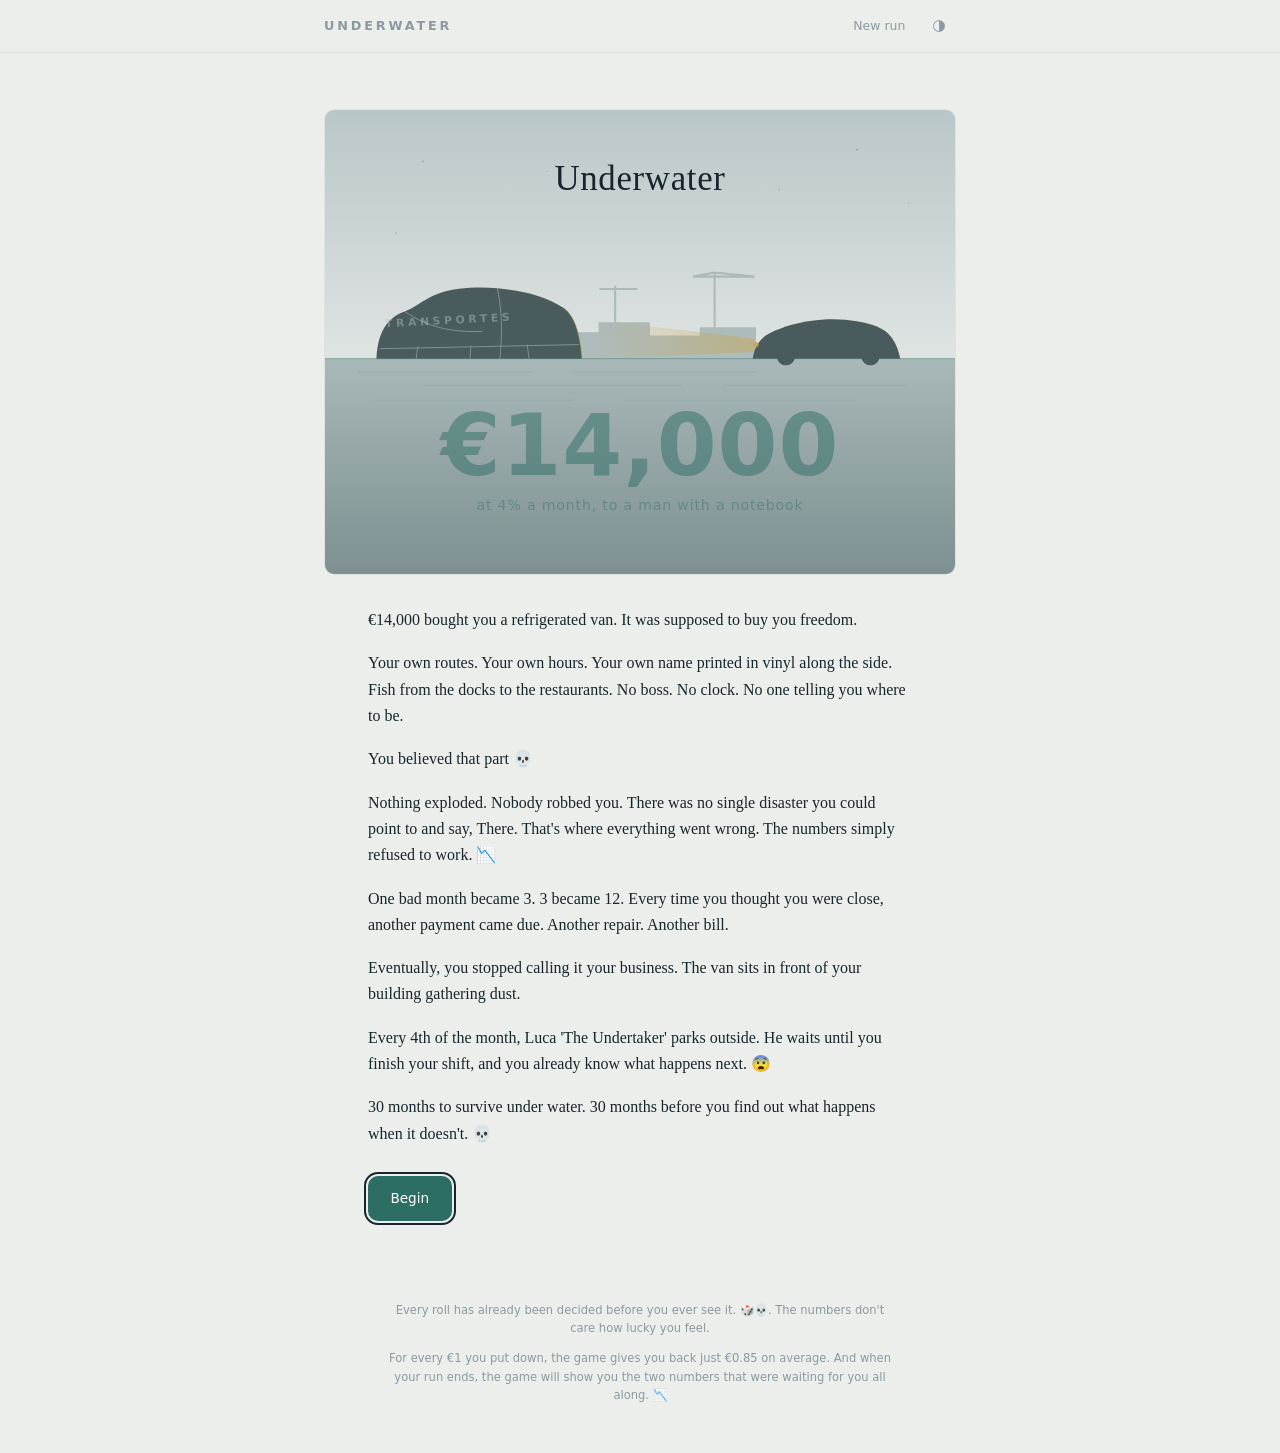
<file: index.html>
<!DOCTYPE html>
<html lang="en" data-theme="light">
<head>
<meta charset="utf-8">
<meta name="viewport" content="width=device-width, initial-scale=1">
<title>Underwater</title>
<meta name="description" content="A short game about debt, chance, and what you are willing to know about yourself.">
<link rel="stylesheet" href="assets/css/main.css">
</head>
<body>

<a class="skip" href="#stage">Skip to the game</a>

<header class="site-header">
  <div class="site-header__inner">
    <h1 class="site-header__brand">Underwater</h1>
    <div class="site-header__tools">
      <button type="button" id="restart" class="link-button">New run</button>
      <button type="button" id="theme-toggle" class="icon-button" aria-label="Switch between light and dark">◑</button>
    </div>
  </div>
</header>

<div class="ledger-bar" id="ledger-bar" hidden>
  <div class="ledger" id="ledger" aria-live="polite"></div>
</div>

<main id="stage" class="stage" tabindex="-1">
  <noscript>
    <article class="card">
      <h2 class="card__title">This one needs JavaScript</h2>
      <p class="prose">Underwater is a small game rather than a page — all 30 months of it run in the browser, with nothing on a server. Turn JavaScript on for this file and it will start.</p>
    </article>
  </noscript>
</main>

<footer class="site-footer">
  <p>Every roll has already been decided before you ever see it. 🎲💀. The numbers don't care how lucky you feel.</p>
  <p>For every €1 you put down, the game gives you back just €0.85 on average. And when your run ends, the game will show you the two numbers that were waiting for you all along. 📉</p>
</footer>

<!-- The opening image.

     Authored here rather than as a .svg file loaded through <img> for one
     reason: an <img> document cannot see this page's custom properties, so it
     could not follow the light/dark theme. Inline, every colour below is a
     token and the picture rethemes with everything else.

     It is also why the figures are <text> and not paths — they stay real,
     selectable, searchable text, and the whole premise is still readable to a
     screen reader through the label applied in ui.js.

     The composition is the argument: the waterline splits it, the van and the
     man waiting for you sit above, and what you owe is underneath, larger than
     both and getting no smaller. -->
<template id="intro-art">
  <svg class="art" viewBox="0 0 760 560" xmlns="http://www.w3.org/2000/svg" preserveAspectRatio="xMidYMid meet">
    <defs>
      <linearGradient id="art-sky" x1="0" y1="0" x2="0" y2="1">
        <stop offset="0%" stop-color="var(--art-sky-top)"/>
        <stop offset="100%" stop-color="var(--art-sky-bottom)"/>
      </linearGradient>
      <linearGradient id="art-deep" x1="0" y1="0" x2="0" y2="1">
        <stop offset="0%" stop-color="var(--art-water-top)"/>
        <stop offset="100%" stop-color="var(--art-water-bottom)"/>
      </linearGradient>
      <linearGradient id="art-beam" x1="1" y1="0" x2="0" y2="0">
        <stop offset="0%" stop-color="var(--art-beam)" stop-opacity="0.42"/>
        <stop offset="100%" stop-color="var(--art-beam)" stop-opacity="0"/>
      </linearGradient>
    </defs>

    <rect x="0" y="0" width="760" height="300" fill="url(#art-sky)"/>
    <rect x="0" y="300" width="760" height="260" fill="url(#art-deep)"/>

    <g fill="var(--art-line)" opacity="0.32">
      <circle cx="118" cy="62" r="1.1"/>
      <circle cx="642" cy="48" r="1.3"/>
      <circle cx="704" cy="112" r="0.9"/>
      <circle cx="86" cy="148" r="1"/>
      <circle cx="548" cy="96" r="1.1"/>
      <circle cx="268" cy="74" r="0.8"/>
    </g>

    <!-- The picture carries the title only. "30 months. That is how long you
         have given yourself." used to sit here, and it is now the last line of
         the prose directly underneath — printing it in both places two inches
         apart reads as a mistake rather than as emphasis. -->
    <text class="art__title" x="380" y="96">Underwater</text>

    <!-- The port, far off and not your problem. -->
    <g fill="var(--art-far)" opacity="0.72">
      <path d="M280 300 L280 268 L330 268 L330 256 L392 256 L392 272 L452 272 L452 262 L520 262 L520 300 Z"/>
    </g>
    <g stroke="var(--art-far)" stroke-width="2.5" fill="none" opacity="0.72">
      <path d="M470 262 L470 196 M444 201 L518 201 M470 196 L444 201 M470 196 L518 201"/>
      <path d="M350 256 L350 212 M331 216 L377 216"/>
    </g>

    <!-- Luca "The Undertaker", parked, engine running. -->
    <g>
      <path d="M516 300 C518 285 525 275 537 269 C553 261 573 255 599 253 C625 251 649 255 665 261 C681 267 690 280 694 300 Z"
            fill="var(--art-object)"/>
      <circle cx="556" cy="297" r="11" fill="var(--art-object)"/>
      <circle cx="658" cy="297" r="11" fill="var(--art-object)"/>
      <path d="M518 276 L320 252 L320 300 L518 292 Z" fill="url(#art-beam)"/>
      <circle cx="520" cy="283" r="3.2" fill="var(--art-beam)" opacity="0.75"/>
    </g>

    <!-- The van, under its tarpaulin, not going anywhere. -->
    <g>
      <path d="M62 300 C64 268 74 251 96 243 C112 237 120 227 138 221 C158 214 186 213 208 215 C240 218 268 225 288 239 C302 249 308 272 310 300 Z"
            fill="var(--art-object)"/>
      <g stroke="var(--art-fold)" stroke-width="1.2" fill="none" opacity="0.5">
        <path d="M96 243 C122 261 152 269 190 267"/>
        <path d="M208 215 C215 249 213 277 211 300"/>
        <path d="M66 288 L306 283"/>
        <path d="M112 285 L110 300 M176 284 L175 300 M244 283 L246 300"/>
      </g>
      <text class="art__vinyl" x="150" y="258" transform="rotate(-3 150 258)">TRANSPORTES</text>
      <!-- His headlights are the only thing lighting your van. -->
      <path d="M288 239 C302 249 308 272 310 300" stroke="var(--art-beam)" stroke-width="1.6"
            fill="none" opacity="0.28" stroke-linecap="round"/>
      <path d="M208 215 C240 218 268 225 288 239" stroke="var(--art-beam)" stroke-width="1.1"
            fill="none" opacity="0.13" stroke-linecap="round"/>
    </g>

    <!-- The waterline, and what is under it. -->
    <path d="M0 300 L760 300" stroke="var(--art-line)" stroke-width="1" opacity="0.55"/>
    <g stroke="var(--art-line)" stroke-width="1" opacity="0.13" fill="none">
      <path d="M40 316 L250 316 M300 316 L520 316"/>
      <path d="M120 332 L430 332 M480 332 L700 332"/>
      <path d="M60 350 L300 350 M360 350 L640 350"/>
    </g>

    <text class="art__figure" x="380" y="440">€14,000</text>
    <text class="art__sub" x="380" y="482">at 4% a month, to a man with a notebook</text>
  </svg>
</template>

<script src="assets/js/config.js"></script>
<script src="assets/js/lib/rng.js"></script>
<script src="assets/js/lib/state.js"></script>
<script src="assets/js/lib/economy.js"></script>
<script src="assets/js/lib/wager.js"></script>
<script src="assets/js/lib/scenarios.js"></script>
<script src="assets/js/lib/endings.js"></script>
<script src="content/script.js"></script>
<script src="assets/js/ui.js"></script>
<script src="assets/js/main.js"></script>

</body>
</html>
</file>
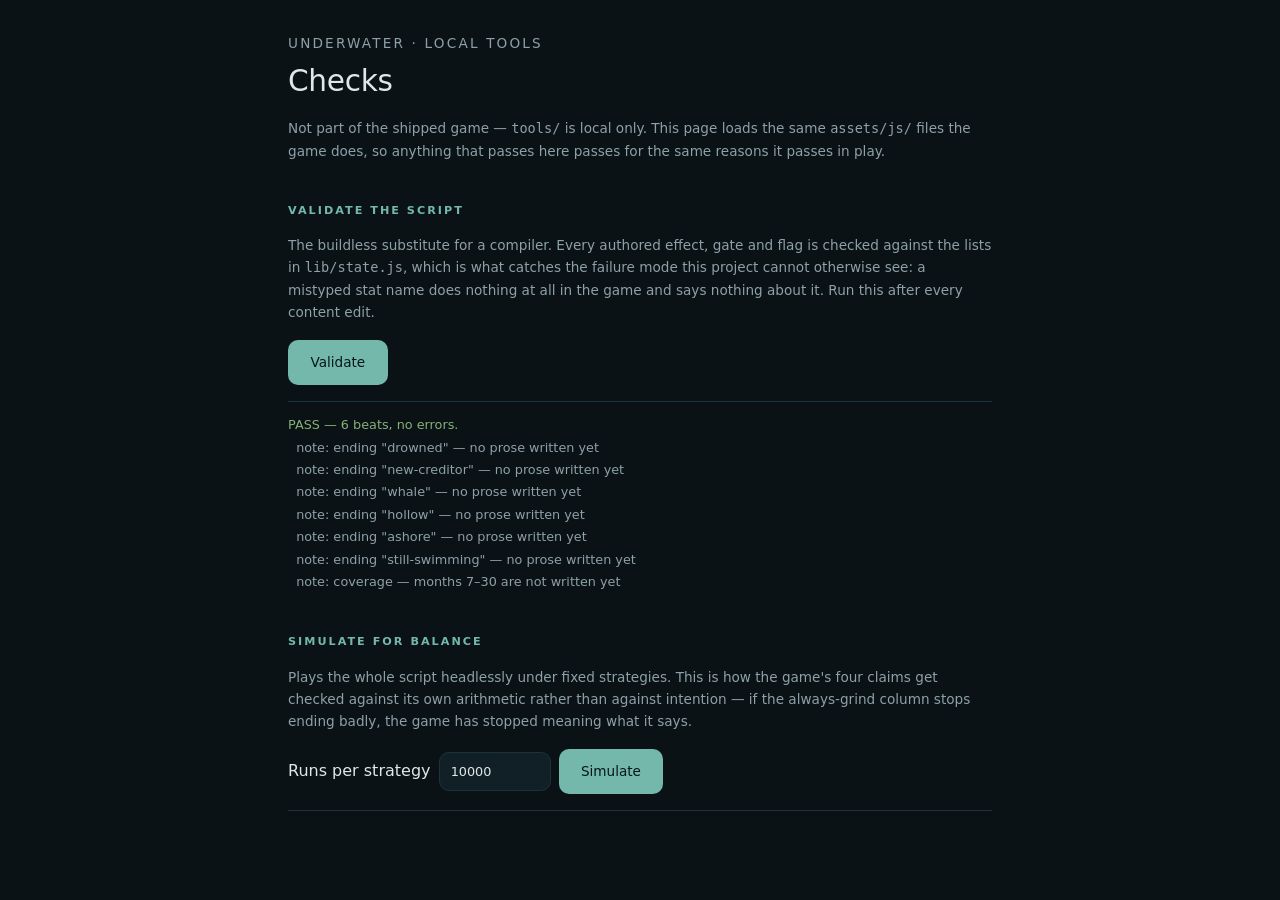
<file: tools/checks.html>
<!DOCTYPE html>
<html lang="en" data-theme="dark">
<head>
<meta charset="utf-8">
<meta name="viewport" content="width=device-width, initial-scale=1">
<title>Underwater — checks</title>
<link rel="stylesheet" href="../assets/css/main.css">
<style>
  /* Local-only tool, so it is allowed the handful of styles the game itself
     does not need. It still uses the game's colour tokens rather than its own. */
  .tool { max-width: 56rem; margin: 0 auto; padding: 2rem 1.25rem 4rem; font-family: ui-sans-serif, system-ui, sans-serif; }
  .tool h2 { font-size: 0.7rem; letter-spacing: 0.18em; text-transform: uppercase; color: var(--accent); margin: 2.5rem 0 0.75rem; }
  .tool p { font-size: 0.85rem; color: var(--ink-soft); max-width: 44rem; }
  .row { display: flex; gap: 0.5rem; align-items: center; flex-wrap: wrap; margin: 1rem 0; }
  .out { font-size: 0.8rem; line-height: 1.75; white-space: pre-wrap; border-top: 1px solid var(--line); padding-top: 0.8rem; margin-top: 0.8rem; font-variant-numeric: tabular-nums; }
  .ok { color: var(--good); }
  .fail { color: var(--bad); }
  .warn { color: var(--ink-soft); }
  input { background: var(--surface-solid); border: 1px solid var(--line); color: var(--ink); border-radius: var(--radius); padding: 0.5rem 0.7rem; font: inherit; font-size: 0.8rem; width: 7rem; }
  table { border-collapse: collapse; width: 100%; font-size: 0.78rem; margin-top: 0.5rem; }
  th, td { text-align: right; padding: 0.35rem 0.6rem; border-bottom: 1px solid var(--line-soft); }
  th:first-child, td:first-child { text-align: left; }
  th { color: var(--ink-faint); font-weight: 500; font-size: 0.66rem; letter-spacing: 0.1em; text-transform: uppercase; }
</style>
</head>
<body>

<div class="tool">

  <p class="card__kicker">Underwater · local tools</p>
  <h1 class="card__title">Checks</h1>
  <p>
    Not part of the shipped game — <code>tools/</code> is local only. This page loads the
    same <code>assets/js/</code> files the game does, so anything that passes here passes
    for the same reasons it passes in play.
  </p>

  <h2>Validate the script</h2>
  <p>
    The buildless substitute for a compiler. Every authored effect, gate and flag is
    checked against the lists in <code>lib/state.js</code>, which is what catches the
    failure mode this project cannot otherwise see: a mistyped stat name does nothing at
    all in the game and says nothing about it. Run this after every content edit.
  </p>
  <div class="row">
    <button type="button" class="button" id="validate">Validate</button>
  </div>
  <div class="out" id="validate-out"></div>

  <h2>Simulate for balance</h2>
  <p>
    Plays the whole script headlessly under fixed strategies. This is how the game's four
    claims get checked against its own arithmetic rather than against intention — if the
    always-grind column stops ending badly, the game has stopped meaning what it says.
  </p>
  <div class="row">
    <label for="runs">Runs per strategy</label>
    <input type="number" id="runs" value="10000" min="100" max="200000" step="100">
    <button type="button" class="button" id="simulate">Simulate</button>
  </div>
  <div class="out" id="simulate-out"></div>

</div>

<script src="../assets/js/config.js"></script>
<script src="../assets/js/lib/rng.js"></script>
<script src="../assets/js/lib/state.js"></script>
<script src="../assets/js/lib/economy.js"></script>
<script src="../assets/js/lib/wager.js"></script>
<script src="../assets/js/lib/scenarios.js"></script>
<script src="../assets/js/lib/endings.js"></script>
<script src="../content/script.js"></script>
<script>
(function (global) {
  'use strict';

  var problems, notes;

  function fail(where, message) { problems.push(where + ' — ' + message); }
  function warn(where, message) { notes.push(where + ' — ' + message); }

  function checkEffects(where, effects) {
    if (!effects) return;
    Object.keys(effects).forEach(function (key) {
      if (global.State.NUMERIC_KEYS.indexOf(key) === -1) {
        fail(where, 'unknown effect key "' + key + '"');
      } else if (typeof effects[key] !== 'number') {
        fail(where, 'effect "' + key + '" is not a number');
      } else if (Math.abs(effects[key]) > 20000) {
        warn(where, 'effect "' + key + '" is ' + effects[key] + ', which looks like a typo');
      }
    });
  }

  function checkGate(where, gate, label) {
    if (!gate) return;
    Object.keys(gate).forEach(function (key) {
      var isFlag = global.State.FLAG_KEYS.indexOf(key) !== -1;
      var isStat = global.State.NUMERIC_KEYS.indexOf(key) !== -1;
      if (!isFlag && !isStat) {
        fail(where, label + ' names unknown "' + key + '" (a gate that names nothing always fails closed, so this choice can never appear)');
        return;
      }
      if (isStat && typeof gate[key].min !== 'number' && typeof gate[key].max !== 'number') {
        fail(where, label + ' on "' + key + '" has neither min nor max');
      }
    });
  }

  /* Guards for the two reload paths that used to dump the player at the intro:
     a run interrupted during month 1, which begin() has saved at month 0, and a
     finished run whose ending screen and ledger are the point of the whole
     game. State.resumeMode exists so this can be checked without loading
     main.js and starting a game inside the tools page. */
  function checkResumeMode() {
    [
      { name: 'no save at all', saved: null, want: 'intro' },
      { name: 'a save with no month on it', saved: {}, want: 'intro' },
      { name: 'a run interrupted during month 1 (saved at month 0)', saved: { month: 0 }, want: 'resume' },
      { name: 'a run interrupted part-way through', saved: { month: 7 }, want: 'resume' },
      { name: 'a finished run', saved: { month: 30, ended: 'ashore' }, want: 'ending' },
      { name: 'a run that ended early', saved: { month: 11, ended: 'drowned' }, want: 'ending' }
    ].forEach(function (c) {
      var got = global.State.resumeMode(c.saved);
      if (got !== c.want) fail('resume mode', c.name + ' should give "' + c.want + '", got "' + got + '"');
    });
  }

  /* Regression guard for the reload bug.

     The save is written at the END of a month, so resuming must land on the
     START of the next one with that month's wages paid. An earlier boot()
     rewound the counter before resuming and replayed the month the player had
     just finished — effects applied twice, the wages never arrived, and a
     choice costing more than the remaining cash still took its full value off
     the balance. None of that is visible to the simulator, because a headless
     run never reloads.

     This test writes to the real save key, so the player's run is backed up and
     restored around it. */
  function checkSaveResume() {
    var key = global.GAME.storageKey;
    var backup = null;

    try {
      backup = localStorage.getItem(key);
    } catch (err) {
      warn('save/resume', 'localStorage is unavailable, so this check did not run');
      return;
    }

    try {
      var s = global.State.create(99);
      var beat = global.Scenarios.beatFor(1);

      global.Economy.openMonth(s);
      global.Scenarios.choose(s, beat, beat.choices[0], global.Rng.create(99));
      global.Economy.closeMonth(s, 'pay');

      var monthClosed = s.month;
      var debtAtSave = s.debt;
      var cashAtSave = s.cash;

      global.State.save(s);
      var reloaded = global.State.load();

      if (!reloaded) {
        fail('save/resume', 'State.load returned nothing after a save');
        return;
      }

      if (reloaded.month !== monthClosed) {
        fail('save/resume', 'the save recorded month ' + reloaded.month + ', expected the month that closed (' + monthClosed + ')');
      }

      /* Exactly what boot() does: hand the save straight to the loop, which
         opens the next month. Nothing may be rewound first. */
      global.Economy.openMonth(reloaded);

      if (reloaded.month !== monthClosed + 1) {
        fail('save/resume', 'resuming landed on month ' + reloaded.month + ' but should start month ' + (monthClosed + 1) + ' — the reload bug is back');
      }

      if (reloaded.debt !== debtAtSave) {
        fail('save/resume', 'resuming moved the balance from ' + debtAtSave + ' to ' + reloaded.debt + ' without a month being played');
      }

      var expectedCash = cashAtSave + global.Economy.surplus(reloaded);
      if (reloaded.cash !== expectedCash) {
        fail('save/resume', 'resumed holding ' + reloaded.cash + ', expected ' + expectedCash + ' (the cash at save plus one month of wages)');
      }
    } finally {
      try {
        if (backup === null) localStorage.removeItem(key); else localStorage.setItem(key, backup);
      } catch (err) {
        /* Storage went away mid-test; nothing useful to do about it here. */
      }
    }
  }

  function validate() {
    problems = [];
    notes = [];

    var script = global.SCRIPT;
    var seenBeats = {};
    var seenChoices = {};
    var chapterIds = script.chapters.map(function (c) { return c.id; });
    var months = {};

    script.beats.forEach(function (beat) {
      var where = beat.id;

      if (seenBeats[beat.id]) fail(where, 'duplicate beat id');
      seenBeats[beat.id] = true;

      if (chapterIds.indexOf(beat.chapter) === -1) fail(where, 'unknown chapter "' + beat.chapter + '"');
      if (typeof beat.month !== 'number') fail(where, 'no month');
      if (months[beat.month]) fail(where, 'month ' + beat.month + ' is already taken by ' + months[beat.month]);
      months[beat.month] = beat.id;

      if (!beat.title) fail(where, 'no title');
      if (!beat.body || !beat.body.length) fail(where, 'no body');
      if (!beat.choices || beat.choices.length < 2) fail(where, 'needs at least two choices');

      (beat.choices || []).forEach(function (choice) {
        var cw = beat.id + ' / ' + (choice.id || '(no id)');

        if (!choice.id) fail(cw, 'no choice id');
        if (seenChoices[choice.id]) fail(cw, 'duplicate choice id');
        seenChoices[choice.id] = true;

        if (!choice.label) fail(cw, 'no label');

        checkEffects(cw, choice.effects);
        checkEffects(cw + ' (loss)', choice.effectsLose);
        checkGate(cw, choice.requires, 'requires');
        checkGate(cw, choice.hiddenWhen, 'hiddenWhen');

        (choice.flags || []).forEach(function (flag) {
          if (global.State.FLAG_KEYS.indexOf(flag) === -1) fail(cw, 'unknown flag "' + flag + '"');
        });

        if (choice.wager) {
          if (typeof choice.wager.multiplier !== 'number') fail(cw, 'wager has no multiplier');
          if (choice.wager.stake === 'suggested' && typeof choice.wager.base !== 'number') {
            fail(cw, 'wager uses a suggested stake but sets no base');
          }
          if (!choice.outcomeWin || !choice.outcomeLose) fail(cw, 'a wager needs both outcomeWin and outcomeLose');
          if (choice.outcome) warn(cw, 'has both a wager and a plain outcome; the plain one is never shown');
        } else if (!choice.outcome) {
          fail(cw, 'no outcome');
        }
      });
    });

    /* Every gate in endings.js must have prose, or a player can reach a real
       ending and be shown nothing. */
    global.Endings.GATES.forEach(function (gate) {
      if (!global.Endings.prose(gate.id)) warn('ending "' + gate.id + '"', 'no prose written yet');
    });

    /* Content coverage. A gap in the middle of the spine is a bug; a gap at the
       end is just the build not being finished. */
    var written = 0;
    var m;
    for (m = 1; m <= global.GAME.totalMonths; m += 1) {
      if (months[m]) written = m;
    }
    for (m = 1; m <= written; m += 1) {
      if (!months[m]) fail('month ' + m, 'no beat, but later months are written');
    }
    if (written < global.GAME.totalMonths) {
      warn('coverage', 'months ' + (written + 1) + '–' + global.GAME.totalMonths + ' are not written yet');
    }

    Object.keys(script.system.collection).forEach(function (severity) {
      script.system.collection[severity].forEach(function (event) {
        var where = 'collection/' + severity + '/' + event.id;
        if (!event.body) fail(where, 'no body');
        checkEffects(where, event.effects);
      });
    });

    checkResumeMode();
    checkSaveResume();
    render();
  }

  function render() {
    var out = document.getElementById('validate-out');
    out.textContent = '';

    function line(text, cls) {
      var div = document.createElement('div');
      if (cls) div.className = cls;
      div.textContent = text;
      out.appendChild(div);
    }

    if (!problems.length) {
      line('PASS — ' + global.SCRIPT.beats.length + ' beats, no errors.', 'ok');
    } else {
      line('FAIL — ' + problems.length + ' error(s):', 'fail');
      problems.forEach(function (p) { line('  ' + p, 'fail'); });
    }

    notes.forEach(function (n) { line('  note: ' + n, 'warn'); });
  }

  /* ---------------------------------------------------------------- */
  /* Simulation                                                        */
  /* ---------------------------------------------------------------- */

  /* Strategies score the visible choices and take the best. They are blunt on
     purpose — the question is not "how would a clever player do", it is "what
     does each of the four behaviours the game is about actually lead to". */
  var NEVER = -1e6;

  var STRATEGIES = {
    /* Pays for everything out of pocket, refuses every shortcut, and works.
       The point of this profile is not that it behaves badly — it is that
       behaving well does not clear the balance. */
    'always-grind': function (choice) {
      if (choice.wager || has(choice, 'greed') || has(choice, 'loan')) return NEVER;
      return cashOf(choice);
    },
    'always-gamble': function (choice) {
      if (choice.wager) return 1000;
      return cashOf(choice);
    },
    'always-greedy': function (choice) {
      if (has(choice, 'greed')) return 1000;
      return cashOf(choice);
    },
    /* Maximises money and spends anything that is not money — lies, hides,
       skips the dinner. This is the profile that should find Hollow. */
    'cynic': function (choice) {
      if (has(choice, 'greed')) return 900;
      return cashOf(choice) - ((choice.effects && choice.effects.self) || 0) * 5;
    },
    'honest': function (choice) {
      if (choice.wager || has(choice, 'greed')) return NEVER;
      return ((choice.effects && choice.effects.self) || 0) * 100
        + ((choice.effects && choice.effects.standing) || 0) * 10;
    },
    /* Seeded, not Math.random, so a surprising row can be reproduced. */
    'random': function (choice, state, rng) { return rng(); }
  };

  function has(choice, tag) {
    return (choice.tags || []).indexOf(tag) !== -1;
  }

  function cashOf(choice) {
    return (choice.effects && choice.effects.cash) || 0;
  }

  function run(seed, score) {
    var state = global.State.create(seed);
    var rng = global.Rng.create(seed);

    /* Kept outside the run state because only the harness cares: the realised
       edge has to be measured over honest rolls, excluding the scripted first
       win in chapter one. */
    state.honestWagered = 0;
    state.honestReturned = 0;

    while (true) {
      global.Economy.openMonth(state);

      var beat = global.Scenarios.beatFor(state.month);
      if (!beat) { state.ended = global.Endings.resolve(state); break; }

      var choices = global.Scenarios.visibleChoices(state, beat);
      var best = choices[0];
      var bestScore = -Infinity;

      choices.forEach(function (choice) {
        var value = score(choice, state, rng);
        if (value > bestScore) { bestScore = value; best = choice; }
      });

      var result = global.Scenarios.choose(state, beat, best, rng);

      if (result.wager && !result.wager.scripted) {
        state.honestWagered += result.wager.stake;
        state.honestReturned += result.wager.payout;
      }

      global.Scenarios.collectionRoll(state, rng);

      /* Borrowing to cover a shortfall is the choice a player under pressure
         actually makes, so the profiles make it too. */
      global.Economy.closeMonth(state, global.Economy.willFallShort(state) ? 'borrow' : 'pay');

      var ruin = global.Endings.checkRuin(state);
      if (ruin) { state.ended = ruin; break; }

      if (state.month >= global.GAME.totalMonths) {
        state.ended = global.Endings.resolve(state);
        break;
      }
    }

    return state;
  }

  function simulate() {
    var count = parseInt(document.getElementById('runs').value, 10) || 1000;
    var out = document.getElementById('simulate-out');
    out.textContent = 'Running…';

    /* Yield once so the "Running…" actually paints before the loop blocks. */
    setTimeout(function () {
      var results = {};

      Object.keys(STRATEGIES).forEach(function (name) {
        var endings = {};
        var wagered = 0, returned = 0, collections = 0, cleared = 0, never = 0, ashoreInDebt = 0;
        var negativeCash = 0;
        var i;

        for (i = 0; i < count; i += 1) {
          var state = run(i + 1, STRATEGIES[name]);
          endings[state.ended] = (endings[state.ended] || 0) + 1;
          wagered += state.honestWagered;
          returned += state.honestReturned;
          if (state.collections) collections += 1;
          if (state.debt <= 0) cleared += 1;
          if (global.Economy.projection(state) === null) never += 1;
          if (state.ended === 'ashore' && state.debt > 0) ashoreInDebt += 1;
          /* A run should never be able to spend money it does not have. This
             counter exists because a version of closeMonth once could. */
          if (state.cash < 0) negativeCash += 1;
        }

        results[name] = {
          endings: endings,
          realised: wagered ? returned / wagered : null,
          collections: collections / count,
          cleared: cleared / count,
          never: never / count,
          ashoreInDebt: ashoreInDebt / count,
          negativeCash: negativeCash
        };
      });

      renderSim(results, count);
    }, 20);
  }

  function renderSim(results, count) {
    var out = document.getElementById('simulate-out');
    out.textContent = '';

    var ids = global.Endings.GATES.map(function (g) { return g.id; });
    var table = document.createElement('table');
    var head = document.createElement('tr');

    ['strategy'].concat(ids).concat(['cleared', 'no term', 'caught', 'honest per €1']).forEach(function (label) {
      var th = document.createElement('th');
      th.textContent = label;
      head.appendChild(th);
    });
    table.appendChild(head);

    Object.keys(results).forEach(function (name) {
      var r = results[name];
      var tr = document.createElement('tr');

      function cell(text, cls) {
        var td = document.createElement('td');
        if (cls) td.className = cls;
        td.textContent = text;
        tr.appendChild(td);
      }

      cell(name);
      ids.forEach(function (id) {
        cell(r.endings[id] ? (100 * r.endings[id] / count).toFixed(1) + '%' : '·');
      });
      cell((100 * r.cleared).toFixed(1) + '%');
      cell((100 * r.never).toFixed(1) + '%');
      cell((100 * r.collections).toFixed(1) + '%');
      cell(r.realised === null ? '·' : (100 * r.realised).toFixed(1) + 'c');
      table.appendChild(tr);
    });

    out.appendChild(table);

    /* The four claims, checked against the numbers above rather than against
       what the prose says. */
    var targets = document.createElement('div');
    targets.style.marginTop = '1.25rem';

    function verdict(label, pass, detail) {
      var div = document.createElement('div');
      div.className = pass ? 'ok' : 'fail';
      div.textContent = (pass ? 'PASS  ' : 'FAIL  ') + label + ' — ' + detail;
      targets.appendChild(div);
    }

    var grind = results['always-grind'];
    var gamble = results['always-gamble'];
    var greedy = results['always-greedy'];
    var honest = results['honest'];

    /* Message one is a claim about money, so it is checked against the money
       rather than against which ending fires. A grinder who also tells the
       truth *should* reach Ashore — that is message four working. What they
       must not be able to do is clear the balance. */
    verdict('debt is unpayable', grind.cleared === 0 && grind.never >= 0.9,
      'grinding clears it in ' + (100 * grind.cleared).toFixed(1) + '% of runs (target 0%) '
      + 'and ends with no term at all in ' + (100 * grind.never).toFixed(1) + '% (target ≥ 90%)');

    var edge = gamble.realised;
    verdict('gambling is honest about its odds', edge !== null && Math.abs(edge - global.GAME.wager.expectedReturn) < 0.05,
      edge === null
        ? 'no unscripted bets were placed — only the scripted chapter-one win exists so far'
        : 'unscripted bets return ' + (100 * edge).toFixed(1) + 'c per euro (target '
          + (100 * global.GAME.wager.expectedReturn).toFixed(0) + 'c)');

    var whale = (gamble.endings.whale || 0) / count;
    verdict('winning is real but rare', whale < 0.03,
      'whale in ' + (100 * whale).toFixed(2) + '% of gambling runs (target < 3%, and > 0)');

    verdict('greed gets caught', greedy.collections >= 0.85,
      'a collection event in ' + (100 * greedy.collections).toFixed(1) + '% of greedy runs (target > 85%)');

    verdict('you can be alright without being solvent', honest.ashoreInDebt > 0,
      'ashore while still in debt in ' + (100 * honest.ashoreInDebt).toFixed(1) + '% of honest runs (target > 0%)');

    var broke = Object.keys(results).reduce(function (total, name) {
      return total + results[name].negativeCash;
    }, 0);
    verdict('nobody spends money they do not have', broke === 0,
      broke + ' run(s) ended with negative cash (target 0)');

    out.appendChild(targets);
  }

  document.getElementById('validate').addEventListener('click', validate);
  document.getElementById('simulate').addEventListener('click', simulate);
  validate();
})(window);
</script>

</body>
</html>
</file>
<file: assets/css/main.css>
/* Underwater — all of it.

   Every colour is a custom property declared twice: once on :root for dark,
   once in the single [data-theme='light'] block. There are no hex values
   anywhere else in this file, so a retheme is two blocks rather than a search.

   --murk is the exception to "tokens are static". It is written by JavaScript
   every month, from the player's debt and composure, and it drives the tint,
   the pace of the transitions and the weight of the text. A player who keeps
   their numbers under control never sees the bottom of its range. */

:root {
  --ink: #dfe7ea;
  --ink-soft: #8ea0a8;
  --ink-faint: #5d7278;
  --bg: #0a1216;
  --bg-deep: #060c0f;
  --surface: #10202700;
  --surface-solid: #112026;
  --line: #1d333c;
  --line-soft: #16282f;
  --accent: #74b8ac;
  --accent-ink: #06171a;
  --bad: #cc7362;
  --good: #86b177;

  /* The opening picture. Night on the quay. */
  --art-sky-top: #05101a;
  --art-sky-bottom: #0e2029;
  --art-water-top: #0a1d25;
  --art-water-bottom: #03090d;
  --art-far: #0c1c23;
  --art-object: #040b0f;
  --art-fold: #3d5861;
  --art-line: #74b8ac;
  --art-beam: #e8d5a2;

  --murk: 0;
  --pace: calc(220ms + var(--murk) * 420ms);

  --radius: 10px;
  --measure: 34rem;
  --shell: 42rem;
}

[data-theme='light'] {
  --ink: #17262c;
  --ink-soft: #5a6e76;
  --ink-faint: #8b9aa0;
  --bg: #eceeec;
  --bg-deep: #dfe3e1;
  --surface: #ffffff00;
  --surface-solid: #ffffff;
  --line: #ccd5d4;
  --line-soft: #dde3e2;
  --accent: #2c6d64;
  --accent-ink: #ffffff;
  --bad: #a3462f;
  --good: #3f6d34;

  /* The same quay before dawn rather than after dark — the scene has to survive
     a light background, so it goes to fog instead of inverting. */
  --art-sky-top: #b9c6c8;
  --art-sky-bottom: #dfe4e2;
  --art-water-top: #a9b8b8;
  --art-water-bottom: #7e9091;
  --art-far: #9dadae;
  --art-object: #4a5b5d;
  --art-fold: #b9c6c6;
  --art-line: #2c6d64;
  --art-beam: #c9a23e;
}

* { box-sizing: border-box; }

html, body {
  margin: 0;
  padding: 0;
}

body {
  background: var(--bg);
  color: var(--ink);
  font: 400 1rem/1.65 ui-serif, Georgia, 'Iowan Old Style', 'Times New Roman', serif;
  min-height: 100vh;
  display: flex;
  flex-direction: column;
  transition: background var(--pace) linear, color var(--pace) linear;
}

/* The water. Sits over everything, ignores the pointer, and is invisible at
   --murk: 0 — which is where a run starts. */
body::after {
  content: '';
  position: fixed;
  inset: 0;
  pointer-events: none;
  z-index: 50;
  opacity: calc(var(--murk) * 0.6);
  background:
    radial-gradient(120% 80% at 50% -10%, transparent 30%, var(--bg-deep) 100%),
    linear-gradient(180deg, transparent 40%, var(--bg-deep) 100%);
  transition: opacity 900ms linear;
}

.skip {
  position: absolute;
  left: -9999px;
  background: var(--accent);
  color: var(--accent-ink);
  padding: 0.6rem 1rem;
  z-index: 100;
}

.skip:focus {
  left: 1rem;
  top: 1rem;
}

/* ------------------------------------------------------------------ */
/* Chrome                                                              */
/* ------------------------------------------------------------------ */

.site-header {
  border-bottom: 1px solid var(--line-soft);
}

.site-header__inner,
.ledger,
.stage,
.site-footer p {
  max-width: var(--shell);
  margin: 0 auto;
  padding: 0 1.25rem;
}

.site-header__inner {
  display: flex;
  align-items: center;
  justify-content: space-between;
  gap: 1rem;
  min-height: 3.25rem;
}

.site-header__brand {
  margin: 0;
  font-size: 0.8rem;
  letter-spacing: 0.22em;
  text-transform: uppercase;
  color: var(--ink-faint);
  font-family: ui-sans-serif, system-ui, sans-serif;
}

.site-header__tools {
  display: flex;
  align-items: center;
  gap: 0.35rem;
}

.link-button,
.icon-button {
  background: none;
  border: 1px solid transparent;
  color: var(--ink-faint);
  font: inherit;
  font-family: ui-sans-serif, system-ui, sans-serif;
  font-size: 0.78rem;
  padding: 0.35rem 0.6rem;
  border-radius: var(--radius);
  cursor: pointer;
}

.link-button:hover,
.icon-button:hover {
  color: var(--ink);
  border-color: var(--line);
}

.icon-button {
  font-size: 0.95rem;
  line-height: 1;
}

.site-footer {
  margin-top: auto;
  padding: 2.5rem 0 3rem;
  color: var(--ink-faint);
  font-family: ui-sans-serif, system-ui, sans-serif;
  font-size: 0.72rem;
  line-height: 1.6;
}

.site-footer p {
  margin: 0 auto;
  max-width: var(--measure);
  text-align: center;
}

.site-footer p + p {
  margin-top: 0.75rem;
}

/* ------------------------------------------------------------------ */
/* The ledger                                                          */
/* ------------------------------------------------------------------ */

.ledger-bar {
  border-bottom: 1px solid var(--line-soft);
  background: var(--bg-deep);
  position: sticky;
  top: 0;
  z-index: 20;
}

.ledger {
  display: flex;
  flex-wrap: wrap;
  gap: 0.35rem 1.4rem;
  padding-top: 0.65rem;
  padding-bottom: 0.65rem;
  font-family: ui-sans-serif, system-ui, sans-serif;
}

.ledger__item {
  display: flex;
  flex-direction: column;
  gap: 0.1rem;
}

.ledger__label {
  font-size: 0.62rem;
  letter-spacing: 0.14em;
  text-transform: uppercase;
  color: var(--ink-faint);
}

.ledger__value {
  font-size: 0.86rem;
  font-variant-numeric: tabular-nums;
}

.ledger__item--debt .ledger__value {
  font-weight: 600;
}

/* "Never" is the single most important word the interface can show, so it is
   the only thing in the ledger that gets a colour. */
.ledger__item--never .ledger__value {
  color: var(--bad);
}

.dots {
  display: inline-flex;
  gap: 2px;
  align-items: center;
  height: 1.3em;
}

.dots__dot {
  width: 5px;
  height: 5px;
  border-radius: 50%;
  background: var(--line);
}

.dots__dot.is-filled {
  background: var(--accent);
}

/* ------------------------------------------------------------------ */
/* Cards                                                               */
/* ------------------------------------------------------------------ */

.stage {
  width: 100%;
  padding-top: 2.5rem;
  padding-bottom: 2.5rem;
  outline: none;
}

.card {
  max-width: var(--measure);
  margin: 0 auto;
  transition: opacity var(--pace) ease, transform var(--pace) ease;
}

.card.is-entering {
  opacity: 0;
  transform: translateY(10px);
}

/* ------------------------------------------------------------------ */
/* The opening image                                                   */
/* ------------------------------------------------------------------ */

/* The intro card is wider than the others so the picture has room, but its
   prose is pulled back to the reading measure and centred under the image —
   text set to the full width of an illustration is a tiring line length. */
.card--intro {
  max-width: var(--shell);
}

.card--intro .card__body,
.card--intro .card__actions {
  max-width: var(--measure);
  margin-left: auto;
  margin-right: auto;
}

.art {
  display: block;
  width: 100%;
  height: auto;
  margin-bottom: 2rem;
  border-radius: var(--radius);
  /* The picture is the one thing on screen that should not go murky — it is
     the state of the world before any of this is your fault. */
  border: 1px solid var(--line-soft);
}

.art text {
  text-anchor: middle;
}

.art__title {
  font-family: ui-serif, Georgia, 'Iowan Old Style', 'Times New Roman', serif;
  font-size: 42px;
  fill: var(--ink);
  letter-spacing: 0.02em;
}

.art__lede {
  font-family: ui-sans-serif, system-ui, sans-serif;
  font-size: 14px;
  fill: var(--ink-soft);
  letter-spacing: 0.04em;
}

/* The number is set larger than anything above the waterline on purpose, and
   dimmed, so it reads as something underneath the scene rather than a label
   on it. */
.art__figure {
  font-family: ui-sans-serif, system-ui, sans-serif;
  font-size: 104px;
  font-weight: 600;
  fill: var(--art-line);
  fill-opacity: 0.5;
  letter-spacing: 0.01em;
}

.art__sub {
  font-family: ui-sans-serif, system-ui, sans-serif;
  font-size: 17px;
  fill: var(--art-line);
  fill-opacity: 0.42;
  letter-spacing: 0.06em;
}

/* The name he paid extra for, showing through where the rain pulled the cover
   tight. */
.art__vinyl {
  font-family: ui-sans-serif, system-ui, sans-serif;
  font-size: 13px;
  font-weight: 600;
  fill: var(--art-fold);
  fill-opacity: 0.45;
  letter-spacing: 0.34em;
}

@media (max-width: 34rem) {
  .art__title { font-size: 50px; }
  .art__lede { font-size: 17px; }
  .art__sub { font-size: 20px; }
}

.card__kicker {
  margin: 0 0 0.6rem;
  font-family: ui-sans-serif, system-ui, sans-serif;
  font-size: 0.68rem;
  letter-spacing: 0.16em;
  text-transform: uppercase;
  color: var(--accent);
}

.card__title {
  margin: 0 0 1.1rem;
  font-size: 1.6rem;
  line-height: 1.2;
  font-weight: 500;
  letter-spacing: -0.01em;
}

.prose {
  margin: 0 0 1.05rem;
  /* Text loses a little contrast as the run goes under, which is doing the
     same work as the tint but on the part of the screen you are reading. */
  color: color-mix(in srgb, var(--ink) calc(100% - var(--murk) * 18%), var(--ink-soft));
}

.card__note {
  margin: 1.4rem 0 0;
  padding-left: 0.9rem;
  border-left: 2px solid var(--line);
  color: var(--ink-soft);
  font-size: 0.9rem;
}

/* ------------------------------------------------------------------ */
/* Choices                                                             */
/* ------------------------------------------------------------------ */

.choices {
  list-style: none;
  margin: 1.8rem 0 0;
  padding: 0;
  display: flex;
  flex-direction: column;
  gap: 0.6rem;
}

.choice {
  display: flex;
  gap: 0.85rem;
  align-items: baseline;
  width: 100%;
  text-align: left;
  background: var(--surface-solid);
  border: 1px solid var(--line);
  border-radius: var(--radius);
  padding: 0.85rem 1rem;
  color: inherit;
  font: inherit;
  cursor: pointer;
  transition: border-color 140ms ease, transform 140ms ease;
}

.choice:hover,
.choice:focus-visible {
  border-color: var(--accent);
  transform: translateX(2px);
  outline: none;
}

.choice__key {
  font-family: ui-sans-serif, system-ui, sans-serif;
  font-size: 0.7rem;
  color: var(--ink-faint);
  min-width: 0.8rem;
}

.choice__text {
  display: flex;
  flex-direction: column;
  gap: 0.2rem;
}

.choice__label {
  line-height: 1.4;
}

.choice__hint {
  font-family: ui-sans-serif, system-ui, sans-serif;
  font-size: 0.74rem;
  color: var(--ink-faint);
}

.card__actions {
  margin-top: 1.8rem;
}

.button {
  background: var(--accent);
  color: var(--accent-ink);
  border: none;
  border-radius: var(--radius);
  padding: 0.7rem 1.4rem;
  font: inherit;
  font-family: ui-sans-serif, system-ui, sans-serif;
  font-size: 0.85rem;
  cursor: pointer;
}

.button:hover { filter: brightness(1.08); }
.button:focus-visible { outline: 2px solid var(--ink); outline-offset: 2px; }

/* ------------------------------------------------------------------ */
/* The month-close strip — the drumbeat                                */
/* ------------------------------------------------------------------ */

.strip {
  margin-top: 1.9rem;
  padding-top: 0.85rem;
  border-top: 1px solid var(--line);
  display: flex;
  flex-wrap: wrap;
  gap: 0.2rem 1.15rem;
  align-items: baseline;
  font-family: ui-sans-serif, system-ui, sans-serif;
  font-size: 0.75rem;
}

.strip__month {
  color: var(--ink-faint);
  letter-spacing: 0.08em;
  text-transform: uppercase;
  font-size: 0.65rem;
}

.strip__part { display: inline-flex; gap: 0.35rem; }
.strip__label { color: var(--ink-faint); }
.strip__value { font-variant-numeric: tabular-nums; }
.strip--bad .strip__value { color: var(--bad); }

/* ------------------------------------------------------------------ */
/* Receipts and the final ledger                                       */
/* ------------------------------------------------------------------ */

.receipt {
  margin: 1.5rem 0 0;
  border: 1px solid var(--line);
  border-left-width: 3px;
  border-radius: var(--radius);
  padding: 0.8rem 1rem;
  font-family: ui-sans-serif, system-ui, sans-serif;
  font-size: 0.8rem;
}

.receipt--win { border-left-color: var(--good); }
.receipt--loss { border-left-color: var(--bad); }

.receipt__row,
.final__row {
  display: flex;
  justify-content: space-between;
  gap: 1.5rem;
  padding: 0.2rem 0;
}

.receipt__label,
.final__label { color: var(--ink-soft); }

.receipt__value,
.final__value { font-variant-numeric: tabular-nums; text-align: right; }

.final {
  margin-top: 2.2rem;
  border-top: 1px solid var(--line);
  padding-top: 0.5rem;
  font-family: ui-sans-serif, system-ui, sans-serif;
  font-size: 0.82rem;
}

.final__heading {
  margin: 1.5rem 0 0.4rem;
  font-size: 0.64rem;
  letter-spacing: 0.16em;
  text-transform: uppercase;
  color: var(--accent);
  font-weight: 600;
}

.final__row--bad .final__value { color: var(--bad); }
.final__row--good .final__value { color: var(--good); }
.final__row--quiet { color: var(--ink-faint); margin-top: 1.5rem; }

@media (min-width: 40rem) {
  .card__title { font-size: 1.85rem; }
  .stage { padding-top: 3.5rem; }
}

/* Honour a reader who has asked the system to stop moving things. The murk
   still tints, because that is information rather than decoration — it just
   stops animating into place. */
@media (prefers-reduced-motion: reduce) {
  *,
  *::before,
  *::after {
    animation-duration: 0.01ms !important;
    transition-duration: 0.01ms !important;
  }
}
</file>
